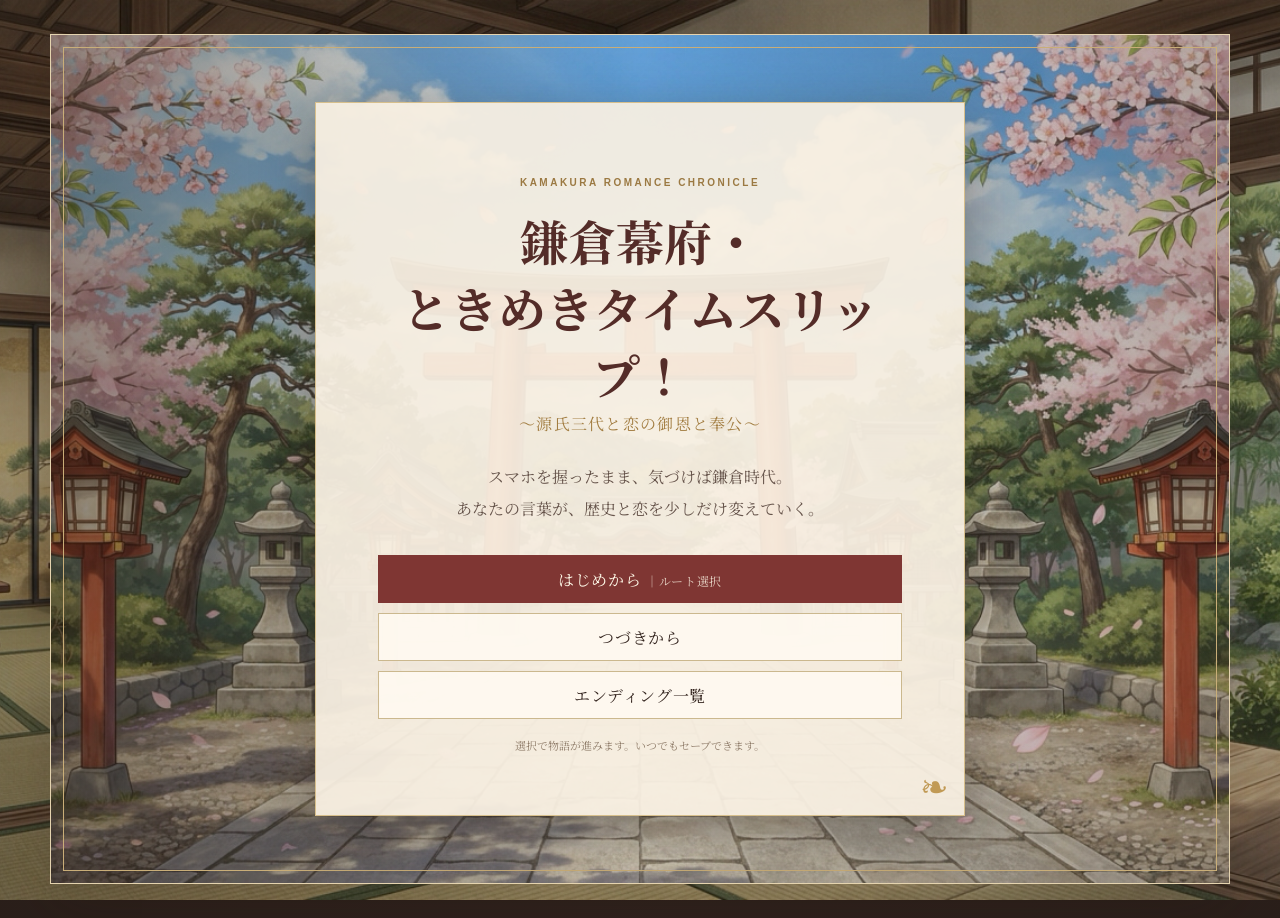
<file: index.html>
<!doctype html>
<html lang="ja"><head><meta charset="utf-8"><meta name="viewport" content="width=device-width,initial-scale=1,viewport-fit=cover"><meta name="theme-color" content="#34251f"><title>鎌倉幕府・ときめきタイムスリップ！</title><link rel="stylesheet" href="style.css"></head>
<body><main id="app" class="app-shell">
<section id="title-screen" class="screen title-screen"><div class="title-card"><p class="eyebrow">KAMAKURA ROMANCE CHRONICLE</p><h1>鎌倉幕府・<br>ときめきタイムスリップ！</h1><p class="subtitle">〜源氏三代と恋の御恩と奉公〜</p><p class="intro">スマホを握ったまま、気づけば鎌倉時代。<br>あなたの言葉が、歴史と恋を少しだけ変えていく。</p><div class="button-stack"><button class="primary" data-action="routes">はじめから <small>｜ルート選択</small></button><button data-action="load">つづきから</button><button data-action="gallery">エンディング一覧</button></div><p class="save-hint">選択で物語が進みます。いつでもセーブできます。</p></div></section>
<section id="route-screen" class="screen hidden"><header class="page-heading"><p class="eyebrow">CHOOSE YOUR DESTINY</p><h2>誰と鎌倉を歩きますか？</h2><button class="text-button" data-action="title">← タイトルへ</button></header><div id="route-cards" class="route-grid"></div></section>
<section id="game-screen" class="screen game-screen hidden"><div class="game-top"><button class="icon-button" data-action="title" aria-label="タイトルへ">⌂</button><div class="affection"><div class="affection-label"><span>ときめき度</span><strong id="affection-value">30%</strong></div><div class="meter"><span id="affection-fill"></span></div></div><div class="top-actions"><button data-action="save">保存</button><button data-action="load">読込</button></div></div><div class="scene-meta"><span id="chapter-label"></span><span id="scene-count"></span></div><div class="stage" id="stage"><img id="character-image" class="character" alt=""><div id="reaction" class="reaction hidden"></div></div><div class="dialogue-area"><div class="choices" id="choices"></div><button id="advance" class="dialogue-box" aria-label="次へ"><span id="speaker" class="speaker"></span><span id="dialogue-text"></span><span class="tap-hint">▼</span></button></div></section>
<section id="ending-screen" class="screen ending-screen hidden"><div class="ending-card"><p class="eyebrow">YOUR KAMAKURA STORY</p><div id="ending-mark" class="ending-mark">✦</div><p id="ending-kind" class="ending-kind"></p><h2 id="ending-title"></h2><p id="ending-summary" class="ending-summary"></p><div class="ending-actions"><button class="primary" data-action="routes">別の人と出会う</button><button data-action="gallery">エンディング一覧</button><button data-action="title">タイトルへ</button></div></div></section>
<section id="gallery-screen" class="screen hidden"><header class="page-heading"><p class="eyebrow">MEMORIES</p><h2>エンディング一覧</h2><p id="gallery-count" class="gallery-count"></p><button class="text-button" data-action="title">← タイトルへ</button></header><div id="gallery-list" class="gallery-grid"></div></section>
</main><dialog id="slot-dialog" class="slot-dialog"><div class="dialog-head"><div><p class="eyebrow">SAVE & LOAD</p><h2 id="slot-title">セーブ</h2></div><button class="icon-button" data-action="close-dialog" aria-label="閉じる">×</button></div><div id="slot-list" class="slot-list"></div></dialog><div id="toast" class="toast" role="status"></div><script src="scenarios.js"></script><script src="game.js"></script></body></html>
</file>
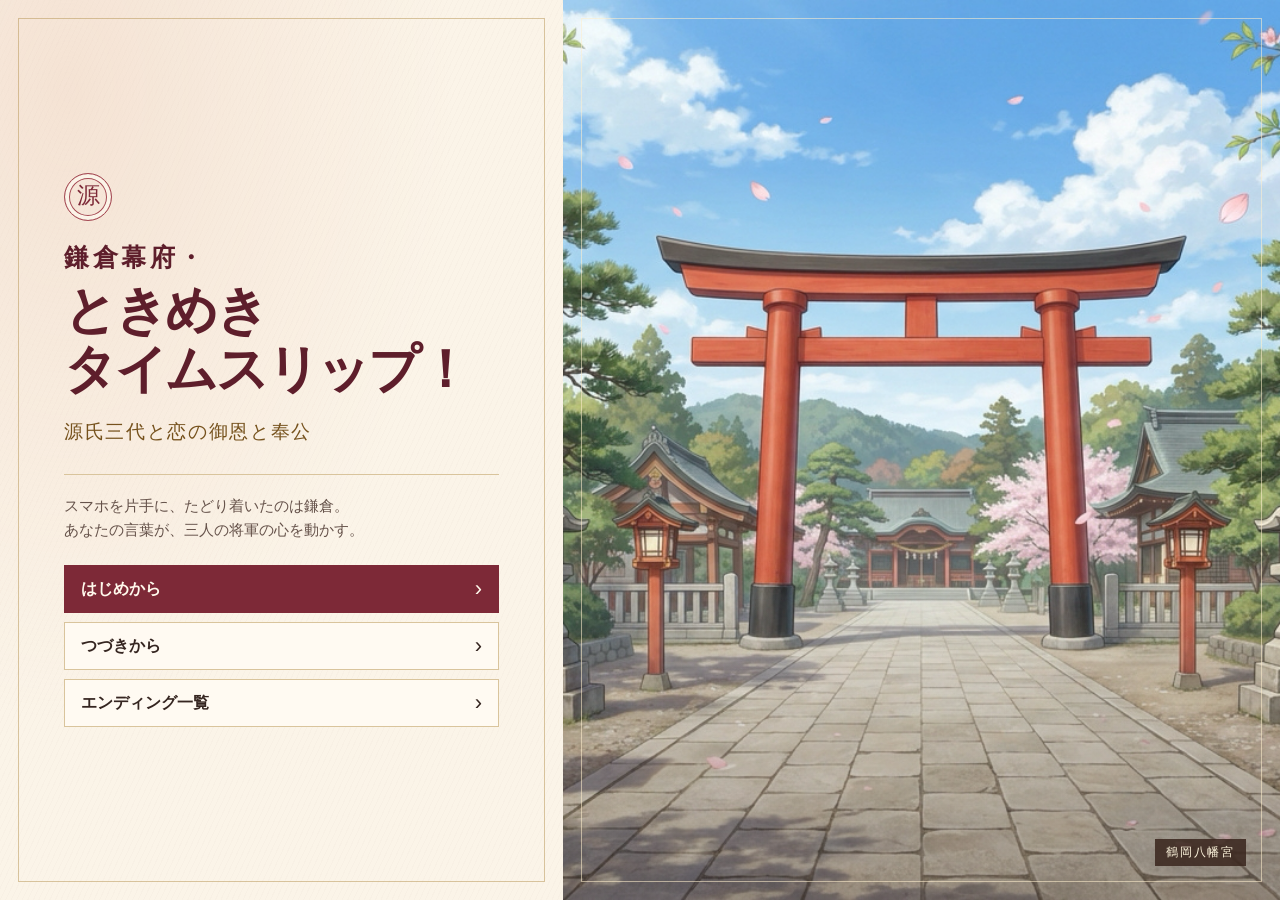
<file: 2026minamoto/index.html>
<!doctype html>
<html lang="ja">
<head>
  <meta charset="utf-8">
  <meta name="viewport" content="width=device-width, initial-scale=1, viewport-fit=cover">
  <meta name="theme-color" content="#7d2937">
  <title>鎌倉幕府・ときめきタイムスリップ！</title>
  <link rel="preload" as="image" href="assets/bg/hachimangu.png">
  <link rel="stylesheet" href="style.css">
  <script defer src="scenarios.js"></script>
  <script defer src="game.js"></script>
</head>
<body>
  <main>
    <section id="title" class="screen title-screen" aria-labelledby="title-heading">
      <div class="title-panel">
        <div class="title-content">
          <div class="title-crest" aria-hidden="true">源</div>
          <h1 id="title-heading" tabindex="-1">
            <span class="title-period">鎌倉幕府・</span>
            <span>ときめき<br>タイムスリップ！</span>
          </h1>
          <p class="subtitle">源氏三代と恋の御恩と奉公</p>
          <p class="premise">スマホを片手に、たどり着いたのは鎌倉。<br>あなたの言葉が、三人の将軍の心を動かす。</p>
          <nav class="title-actions" aria-label="ゲームメニュー">
            <button class="primary" data-screen="routes">はじめから <span aria-hidden="true">›</span></button>
            <button data-slots="load">つづきから <span aria-hidden="true">›</span></button>
            <button data-screen="gallery">エンディング一覧 <span aria-hidden="true">›</span></button>
          </nav>
        </div>
      </div>
      <div class="title-art" aria-hidden="true"><span>鶴岡八幡宮</span></div>
    </section>

    <section id="routes" class="screen paper-screen" aria-labelledby="routes-heading" hidden>
      <header class="screen-heading">
        <button class="back" data-screen="title">〈 タイトルへ</button>
        <h2 id="routes-heading" tabindex="-1">誰と鎌倉を歩きますか？</h2>
      </header>
      <div id="route-cards" class="route-grid"></div>
    </section>

    <section id="play" class="screen game-screen" aria-labelledby="chapter" hidden>
      <header class="game-top">
        <button class="game-action home" data-screen="title">タイトル</button>
        <div class="affection">
          <div><label for="affection">好感度</label><output id="score">30%</output></div>
          <meter id="affection" min="0" max="100" value="30">30%</meter>
        </div>
        <div class="game-actions">
          <button class="game-action" data-slots="save">セーブ</button>
          <button class="game-action" data-slots="load">ロード</button>
        </div>
      </header>
      <div class="stage" id="stage">
        <div class="scene-meta">
          <h2 id="chapter" tabindex="-1"></h2>
          <span id="progress"></span>
        </div>
        <img id="portrait" class="portrait" alt="">
      </div>
      <div class="conversation">
        <button id="advance" class="dialogue" type="button">
          <span id="speaker" class="speaker"></span>
          <span id="dialogue-text"></span>
          <span id="advance-icon" class="advance-icon" aria-hidden="true">▼</span>
        </button>
        <div id="choices" class="choices" aria-label="返答を選ぶ" hidden></div>
      </div>
    </section>

    <section id="ending" class="screen ending-screen" aria-labelledby="ending-heading" hidden>
      <article class="ending-card">
        <p id="ending-kind" class="ending-kind"></p>
        <h2 id="ending-heading" tabindex="-1"></h2>
        <p id="ending-summary"></p>
        <nav class="ending-actions" aria-label="次の画面">
          <button class="primary" data-screen="routes">別の人と出会う</button>
          <button data-screen="gallery">エンディング一覧</button>
          <button data-screen="title">タイトルへ</button>
        </nav>
      </article>
    </section>

    <section id="gallery" class="screen paper-screen" aria-labelledby="gallery-heading" hidden>
      <header class="screen-heading">
        <button class="back" data-screen="title">〈 タイトルへ</button>
        <h2 id="gallery-heading" tabindex="-1">エンディング一覧</h2>
        <p id="gallery-count"></p>
      </header>
      <div id="gallery-list" class="gallery-grid"></div>
    </section>
  </main>

  <dialog id="slots" aria-labelledby="slots-heading">
    <div class="dialog-heading">
      <h2 id="slots-heading"></h2>
      <form method="dialog"><button aria-label="閉じる">×</button></form>
    </div>
    <div id="slot-list" class="slot-list"></div>
    <p id="slot-status" role="status" class="slot-status"></p>
  </dialog>
  <div id="toast" class="toast" role="status"></div>
</body>
</html>
</file>
<file: style.css>
@import url('https://fonts.googleapis.com/css2?family=Noto+Serif+JP:wght@400;500;600;700;800&display=swap');
:root{--ink:#34251f;--muted:#78665b;--paper:#f8f1e4;--paper2:#fffaf1;--gold:#c59a4b;--red:#8d3935;--line:#d8c7a6;--shadow:0 20px 60px #24140d40;font-family:'Noto Serif JP','Yu Mincho',serif;color:var(--ink)}*{box-sizing:border-box}body{margin:0;min-height:100vh;background:#31231e url('assets/bg/gosho.png') center/cover fixed}button{font:inherit;color:inherit;cursor:pointer}button:focus-visible{outline:3px solid #d9ad53;outline-offset:3px}.app-shell{min-height:100vh;position:relative;background:linear-gradient(90deg,#1d171355,#1d171322 50%,#1d171355);padding:clamp(12px,3vw,34px);display:grid;place-items:center}.screen{width:min(1180px,100%);min-height:min(850px,calc(100vh - 48px));border:1px solid #e4d3af;background:linear-gradient(135deg,#fcf8efed,#f2e8d5f2);box-shadow:var(--shadow);position:relative;overflow:hidden}.screen:before{content:'';position:absolute;inset:12px;border:1px solid #c9ae78;pointer-events:none}.hidden{display:none!important}.title-screen,.ending-screen{display:grid;place-items:center;background:linear-gradient(90deg,#22160a80,#22160a11,#22160a55),url('assets/bg/hachimangu.png') center/cover}.title-card,.ending-card{position:relative;width:min(650px,calc(100% - 44px));padding:clamp(28px,6vw,62px);text-align:center;background:#f9f1e3ee;border:1px solid #d7bf8c;box-shadow:0 18px 55px #1b110b66}.title-card:after,.ending-card:after{content:'❧';position:absolute;right:16px;bottom:6px;color:#c19a55;font-size:34px}.eyebrow{font:600 10px/1.5 sans-serif;letter-spacing:.25em;color:#9b7942}.title-card h1{font-size:clamp(29px,5vw,48px);line-height:1.4;margin:17px 0 4px;color:#542c28}.subtitle{color:#a27d41;letter-spacing:.08em;margin:4px 0 26px}.intro{line-height:2;color:#66544b;margin:22px 0 30px}.button-stack,.ending-actions{display:grid;gap:10px}.button-stack button,.ending-actions button{min-height:48px;border:1px solid #cbb88e;background:#fffaf1e8;padding:10px 20px;letter-spacing:.04em;transition:.2s}.button-stack button:hover,.ending-actions button:hover{transform:translateY(-2px);box-shadow:0 5px 18px #7a573022}.button-stack .primary,.primary{background:#7f3633;color:#fff9e8;border-color:#7f3633}.button-stack small{font-size:.75em;opacity:.8}.save-hint{color:#8e7b68;font-size:11px;margin:18px 0 0}.page-heading{text-align:center;padding:42px 25px 20px;position:relative}.page-heading h2{font-size:clamp(24px,4vw,36px);margin:8px 0 10px}.text-button{border:0;background:none;color:#8a643b;text-decoration:underline;text-underline-offset:4px;padding:8px}.page-heading>.text-button{position:absolute;left:28px;top:28px}.route-grid,.gallery-grid{display:grid;grid-template-columns:repeat(3,minmax(0,1fr));gap:18px;padding:10px 34px 40px}.route-card{position:relative;background:#fffaf1;border:1px solid #dac9a9;box-shadow:0 8px 20px #43281812;padding:18px 18px 22px;text-align:center;display:flex;flex-direction:column;align-items:center;min-height:460px}.route-card:before{content:'';position:absolute;inset:7px;border:1px solid #eadfc8;pointer-events:none}.route-portrait{height:175px;width:100%;object-fit:contain;object-position:center bottom;background:radial-gradient(ellipse,#e8d9bc,#f8f1e4 70%);position:relative;mix-blend-mode:multiply}.route-card h3{font-size:23px;margin:8px 0 0}.route-title{font-size:11px;color:#967846;margin:2px 0 10px}.route-card p{font-size:12px;line-height:1.8;color:#67584d;margin:5px 0}.route-fact{border-top:1px solid #eadfc8;padding-top:9px!important;color:#98784a!important}.route-card button{margin-top:auto;width:100%;min-height:44px;background:#7f3633;color:white;border:0}.badge-row{position:absolute;z-index:2;top:17px;left:17px;right:17px;display:flex;justify-content:flex-end;gap:4px}.badge{font:10px sans-serif;padding:4px 6px;background:#e8d7b5;border-radius:20px;color:#76582c}.game-screen{height:min(850px,calc(100vh - 48px));min-height:660px;display:flex;flex-direction:column}.game-top{z-index:2;display:flex;align-items:center;gap:14px;padding:14px 24px;background:#fbf7edee;border-bottom:1px solid #e3d4b8}.icon-button{width:38px;height:38px;border:1px solid #cdbb98;background:#fff9ed;font-size:21px}.affection{flex:1;max-width:360px}.affection-label{display:flex;justify-content:space-between;font-size:11px;margin-bottom:5px}.affection-label strong{color:#9c4c47;font-size:13px}.meter{height:7px;background:#e7dcc7;border-radius:20px;overflow:hidden}.meter span{display:block;width:30%;height:100%;background:linear-gradient(90deg,#b9665c,#8c3433);border-radius:20px;transition:width .5s}.top-actions{display:flex;gap:7px;margin-left:auto}.top-actions button{height:36px;padding:0 14px;border:1px solid #cdbb98;background:#fff9ed;font-size:12px}.scene-meta{z-index:1;display:flex;justify-content:space-between;padding:10px 25px 4px;font-size:11px;color:#8d754e}.stage{flex:1;position:relative;min-height:210px;background:center/cover;overflow:hidden;display:flex;justify-content:center;align-items:flex-end;transition:background-image .4s}.stage:after{content:'';position:absolute;inset:0;background:linear-gradient(0deg,#1f151533,transparent 48%);pointer-events:none}.character{height:100%;max-height:520px;max-width:70%;object-fit:contain;object-position:center bottom;filter:drop-shadow(0 8px 12px #26180f35);mix-blend-mode:multiply;position:relative;z-index:1;animation:enter .5s ease both}.character.changed{animation:bounce .5s ease both}@keyframes enter{from{opacity:0;transform:translateY(18px)}to{opacity:1;transform:translateY(0)}}@keyframes bounce{0%{opacity:.3;transform:translateY(20px) scale(.97)}55%{opacity:1;transform:translateY(-7px) scale(1.01)}100%{transform:translateY(0) scale(1)}}.reaction{position:absolute;z-index:3;top:18%;left:calc(50% + 130px);max-width:260px;padding:10px 14px;background:#fff9eced;border:1px solid #d2b77f;box-shadow:0 6px 18px #23140e2a;font-size:13px;line-height:1.7;animation:enter .25s ease}.dialogue-area{z-index:2;padding:0 20px 20px;background:linear-gradient(0deg,#f7f0e3,#f7f0e3ed)}.choices{display:grid;grid-template-columns:1fr 1fr;gap:8px;margin:12px auto 10px;max-width:900px}.choice{min-height:48px;text-align:left;padding:9px 13px;background:#fffaf1;border:1px solid #d8c7a6;font-size:12px;line-height:1.6;transition:.18s}.choice:hover{border-color:#a98242;background:#fff4db;transform:translateY(-1px)}.choice:disabled{opacity:.55;cursor:default}.dialogue-box{width:100%;min-height:88px;text-align:left;border:1px solid #bc9d63;background:#fffaf1;padding:12px 46px 12px 18px;position:relative;box-shadow:0 4px 12px #5d3c1710;line-height:1.8;font-size:14px}.speaker{display:block;font-weight:700;color:#873d37;margin-bottom:2px}.tap-hint{position:absolute;right:17px;bottom:12px;color:#a27b3e;font-size:12px;animation:blink 1.2s infinite}@keyframes blink{50%{opacity:.25}}.ending-card{padding:40px 48px}.ending-mark{font-size:50px;color:#b6914c}.ending-kind{display:inline-block;margin:0;padding:5px 14px;border-radius:30px;background:#e9d9b8;color:#745324;font-size:12px}.ending-card h2{font-size:clamp(25px,4vw,38px);margin:15px 0;color:#663631}.ending-summary{line-height:2.1;color:#594b41;margin:18px auto 26px;max-width:540px}.ending-actions{grid-template-columns:1fr 1fr}.ending-actions button:last-child{grid-column:1/-1}.gallery-count{color:#947344}.gallery-card{background:#fffaf1;border:1px solid #deceb0;padding:18px;min-height:210px}.gallery-card .ending-kind{font-size:10px}.gallery-card h3{margin:12px 0 7px;font-size:17px}.gallery-card p{font-size:12px;line-height:1.8;color:#67584d}.gallery-card.locked{background:#eee8dc;color:#887f70}.gallery-card.locked h3{letter-spacing:.25em}.slot-dialog{width:min(560px,calc(100% - 24px));border:1px solid #cdbb98;background:#f8f1e4;color:var(--ink);padding:22px;box-shadow:var(--shadow)}.slot-dialog::backdrop{background:#20150db3;backdrop-filter:blur(3px)}.dialog-head{display:flex;justify-content:space-between;align-items:center;border-bottom:1px solid #dfd0b2;padding-bottom:12px}.dialog-head h2{margin:0}.dialog-head .eyebrow{margin:0}.slot-list{display:grid;gap:10px;margin-top:16px}.slot-row{display:grid;grid-template-columns:1fr auto auto;gap:8px;align-items:center;background:#fffaf1;border:1px solid #e2d4bb;padding:10px}.slot-info{font-size:12px;line-height:1.7}.slot-info strong{display:block;font-size:14px}.slot-row button{min-height:38px;padding:0 12px;border:1px solid #cdbb98;background:#f7efdf}.slot-row button:first-of-type{background:#7f3633;color:white;border-color:#7f3633}.toast{position:fixed;z-index:10;bottom:22px;left:50%;transform:translate(-50%,20px);background:#38271f;color:#fff5df;padding:11px 20px;font-size:13px;opacity:0;pointer-events:none;transition:.25s;box-shadow:0 8px 24px #1b100d55}.toast.show{opacity:1;transform:translate(-50%,0)}
@media(max-width:760px){.app-shell{padding:8px;min-height:100svh}.screen{min-height:calc(100svh - 16px)}.screen:before{inset:7px}.route-grid,.gallery-grid{grid-template-columns:1fr;padding:10px 20px 28px}.route-card{min-height:initial;display:grid;grid-template-columns:105px 1fr;grid-template-rows:auto auto auto auto;gap:0 12px;text-align:left;padding:12px}.route-card:before{inset:5px}.route-portrait{grid-row:1/5;height:150px}.route-card h3{font-size:19px;align-self:end}.route-title{margin:0}.route-card p{margin:4px 0;font-size:11px}.route-fact{grid-column:2}.route-card button{grid-column:2;margin-top:8px}.badge-row{left:auto;right:15px;top:13px}.page-heading{padding:42px 18px 14px}.page-heading>.text-button{left:14px;top:12px}.game-screen{min-height:calc(100svh - 16px);height:calc(100svh - 16px)}.game-top{gap:8px;padding:9px 13px}.top-actions button{padding:0 10px}.affection{max-width:none}.scene-meta{padding:7px 15px 2px}.stage{flex:1;min-height:150px;background-position:center}.character{max-height:100%;max-width:86%}.reaction{left:auto;right:9px;top:8%;max-width:43%;font-size:11px;padding:8px}.dialogue-area{padding:0 10px 10px}.choices{grid-template-columns:1fr;gap:6px;margin:8px 0}.choice{min-height:44px;padding:7px 10px;font-size:11px}.dialogue-box{min-height:68px;font-size:12px;padding:8px 36px 8px 12px}.speaker{font-size:12px}.ending-card{padding:34px 25px}.ending-actions{grid-template-columns:1fr}.ending-actions button:last-child{grid-column:auto}.title-card{padding:32px 24px}.gallery-grid{gap:10px}.gallery-card{min-height:160px}.slot-row{grid-template-columns:1fr auto}.slot-row button:last-child{grid-column:2}.slot-info{grid-column:1/-1}}
@media(max-height:760px) and (min-width:761px){.game-screen{min-height:600px}.character{max-height:390px}.stage{min-height:190px}.dialogue-box{min-height:70px}.choices{margin:8px auto}.choice{min-height:42px}}
</file>
<file: 2026minamoto/style.css>
:root {
  color-scheme: light;
  --ink: #352520;
  --muted: #65524a;
  --wine: #7d2937;
  --wine-dark: #5e1e2b;
  --gold: #b69353;
  --line: #d9c49c;
  --paper: #fbf4e8;
  --serif: "Hiragino Mincho ProN", "Yu Mincho", "Noto Serif CJK JP", serif;
  --sans: "Hiragino Sans", "Yu Gothic", "Meiryo", sans-serif;
  font: 16px/1.6 var(--serif);
  color: var(--ink);
  background: #332427;
}

* { box-sizing: border-box; }
body { margin: 0; }
[hidden] { display: none !important; }
h1, h2, h3, p { margin: 0; }
button { font: inherit; color: inherit; cursor: pointer; }
button:disabled { cursor: default; }
button:focus-visible { outline: 2px solid var(--wine); outline-offset: 3px; }
[tabindex="-1"]:focus { outline: none; }
.screen { min-height: 100dvh; }

.title-screen {
  display: grid;
  grid-template-columns: minmax(440px, 44%) 1fr;
  background: var(--paper);
}
.title-panel {
  display: grid;
  place-items: center;
  position: relative;
  padding: clamp(30px, 6vw, 100px) clamp(28px, 5vw, 85px);
  background: radial-gradient(ellipse at 12% 10%, #edcfbd77, transparent 55%),
    repeating-linear-gradient(115deg, #87694706 0 1px, transparent 1px 5px), var(--paper);
}
.title-panel::before, .title-art::before {
  content: "";
  position: absolute;
  inset: 18px;
  border: 1px solid #b6935380;
  pointer-events: none;
}
.title-content { width: min(100%, 460px); }
.title-crest {
  display: grid;
  place-items: center;
  width: 48px;
  aspect-ratio: 1;
  margin-bottom: 22px;
  border: 1px solid #a54a54;
  border-radius: 50%;
  box-shadow: inset 0 0 0 4px var(--paper), inset 0 0 0 5px #a54a54;
  color: var(--wine);
  font-size: 23px;
}
.title-content h1 {
  color: var(--wine-dark);
  font-size: clamp(36px, 4.05vw, 66px);
  line-height: 1.13;
  letter-spacing: -.045em;
}
.title-content h1 span { display: block; }
.title-content .title-period { font-size: .49em; letter-spacing: .14em; margin-bottom: .42em; }
.subtitle { margin-top: 18px; color: #76521d; font-size: clamp(14px, 1.45vw, 21px); letter-spacing: .09em; }
.premise { margin: 27px 0 23px; padding-top: 20px; border-top: 1px solid var(--line); color: var(--muted); font-size: clamp(13px, 1.15vw, 17px); }
.title-actions, .ending-actions { display: grid; gap: 9px; }
.title-actions button, .ending-actions button, .route-card button {
  min-height: 48px;
  padding: 9px 16px;
  border: 1px solid var(--line);
  background: #fffaf2;
  font-weight: 700;
}
.title-actions button { display: flex; align-items: center; justify-content: space-between; text-align: left; }
.title-actions span { font: 22px/1 var(--sans); }
button.primary, .route-card button { color: #fff9ec; border-color: transparent; background: var(--wine); }
@media (hover: hover) {
  .title-actions button:hover, .ending-actions button:hover, .choice:hover { border-color: var(--gold); background: #f4e5cd; }
  button.primary:hover, .route-card button:hover { color: #fff9ec; background: var(--wine-dark); }
}
.title-art {
  position: relative;
  background: linear-gradient(0deg, #31211a58, transparent 38%), url('assets/bg/hachimangu.png') center / cover;
}
.title-art::before { border-color: #fff0ce90; }
.title-art span {
  position: absolute;
  right: 34px;
  bottom: 34px;
  padding: 4px 11px;
  color: #fff6de;
  background: #39251dd9;
  font-size: 12px;
  letter-spacing: .15em;
}

.paper-screen {
  padding: 0 max(20px, calc((100vw - 1110px) / 2)) 44px;
  background: radial-gradient(ellipse at top, #f1d9cc, transparent 420px), var(--paper);
}
.screen-heading { text-align: center; position: relative; padding: 58px 0 25px; }
.screen-heading h2, .ending-card h2 { color: var(--wine-dark); font-size: clamp(25px, 4vw, 42px); line-height: 1.3; }
.screen-heading p { margin-top: 8px; color: var(--muted); }
.back { position: absolute; left: 0; top: 10px; min-height: 44px; padding: 0 4px; border: 0; background: none; color: var(--wine-dark); font: 700 13px var(--sans); }

.route-grid, .gallery-grid { display: grid; grid-template-columns: repeat(3, minmax(0, 1fr)); gap: 16px; }
.route-card, .gallery-card { border: 1px solid var(--line); background: #fffbf3; box-shadow: 0 3px 12px #4e2b2410; }
.route-card { display: flex; flex-direction: column; min-width: 0; }
.route-art {
  display: flex;
  justify-content: center;
  align-items: end;
  height: clamp(170px, 27vw, 310px);
  padding: 9px 6px 0;
  overflow: hidden;
  background: radial-gradient(ellipse, #fff6d7 5%, transparent 68%), linear-gradient(130deg, #f8ead5, var(--character-color));
  border-bottom: 1px solid var(--line);
}
.route-art img { height: 100%; max-width: 100%; object-fit: contain; object-position: bottom; }
.route-copy { display: flex; flex: 1; flex-direction: column; gap: 9px; padding: 16px; }
.route-copy h3 { font-size: 24px; line-height: 1.2; }
.route-copy p, .gallery-card p { font-size: 14px; color: var(--muted); }
.route-copy .rank, .condition { font: 700 12px/1.5 var(--sans); color: var(--wine); }
.route-copy .fact { padding-top: 9px; border-top: 1px solid #eadcc1; }
.route-card button { margin-top: auto; }
.badges { display: flex; flex-wrap: wrap; gap: 4px; }
.badge { background: #f0e1c4; color: #573918; padding: 2px 6px; font: 700 11px/1.6 var(--sans); }

.game-screen { display: flex; flex-direction: column; height: 100dvh; background: var(--paper); }
body.playing { overflow: hidden; }
.game-top {
  display: flex;
  align-items: center;
  gap: clamp(8px, 2vw, 24px);
  padding: max(6px, env(safe-area-inset-top)) clamp(8px, 3vw, 44px) 6px;
  background: #fff7eb;
  border-bottom: 1px solid var(--line);
}
.game-actions { display: flex; gap: 5px; margin-left: auto; }
.game-action { min-height: 44px; padding: 0 11px; border: 1px solid var(--line); background: #fffaf2; color: var(--wine-dark); font: 700 12px var(--sans); }
.affection { flex: 1; min-width: 48px; max-width: 290px; font: 700 12px/1.4 var(--sans); }
.affection div { display: flex; justify-content: space-between; gap: 2px; }
#score { color: var(--wine); }
meter { display: block; width: 100%; height: 12px; accent-color: var(--wine); }
meter::-webkit-meter-bar { background: #ead9c5; border: 0; }
meter::-webkit-meter-optimum-value { background: linear-gradient(90deg, #bf6a71, var(--wine)); border-radius: 4px; }
meter::-moz-meter-bar { background: var(--wine); }
.stage {
  flex: 1;
  min-height: 0;
  isolation: isolate;
  overflow: hidden;
  position: relative;
  background: linear-gradient(0deg, #38251d46, transparent 50%), var(--scene-art) center / cover no-repeat, #78554b;
}
.scene-meta {
  position: absolute;
  z-index: 1;
  top: 0;
  left: 0;
  right: 0;
  display: flex;
  align-items: center;
  justify-content: space-between;
  gap: 8px;
  padding: 7px clamp(10px, 3vw, 42px);
  color: #fffaf0;
  background: #35251fdb;
  font: 700 12px/1.4 var(--sans);
}
.scene-meta h2 { font: inherit; }
.portrait {
  position: absolute;
  inset: 24px 0 0;
  margin: 0 auto;
  width: min(90%, 630px);
  height: calc(100% - 24px);
  object-fit: contain;
  object-position: bottom;
  filter: drop-shadow(0 7px 18px #28190d55);
}
.portrait.changing { animation: portrait-change 310ms ease-out; }
@keyframes portrait-change {
  from { opacity: .4; transform: translateY(7px) scale(.985); }
  68% { opacity: 1; transform: translateY(-2px) scale(1.012); }
  to { opacity: 1; transform: none; }
}
.conversation {
  padding: 10px clamp(12px, 4vw, 60px) max(10px, env(safe-area-inset-bottom));
  display: grid;
  grid-template-areas: "choices" "dialogue";
  gap: 8px;
  background: linear-gradient(100deg, #f2e1cc, #fdf5e7 38%, #faeedc);
  border-top: 1px solid var(--line);
}
.dialogue {
  grid-area: dialogue;
  position: relative;
  width: min(100%, 940px);
  min-height: 101px;
  margin-inline: auto;
  padding: 9px 37px 10px 16px;
  text-align: left;
  border: 1px solid var(--gold);
  background: #fffbf3ed;
  font-size: 16px;
}
.dialogue[aria-disabled="true"] { cursor: default; }
.speaker { display: block; color: var(--wine); font-weight: 700; margin-bottom: 2px; }
.advance-icon { position: absolute; right: 13px; bottom: 10px; color: var(--wine); font-size: 11px; }
.choices { grid-area: choices; display: grid; grid-template-columns: repeat(2, minmax(0, 1fr)); gap: 6px; width: min(100%, 940px); margin-inline: auto; }
.choice {
  min-height: 44px;
  padding: 6px 10px;
  display: grid;
  grid-template-columns: auto 1fr;
  align-items: center;
  gap: 9px;
  text-align: left;
  border: 1px solid var(--line);
  background: #fff9ed;
  font: 500 14px/1.35 var(--sans);
}
.choice-letter { color: var(--wine); font-weight: 700; }

.ending-screen { display: grid; place-items: center; padding: 24px; background: linear-gradient(#39252550, #39252575), var(--ending-art) center / cover; }
.ending-card { width: min(630px, 100%); border: 1px solid var(--gold); background: #fff7ebf4; padding: clamp(22px, 5vw, 55px); text-align: center; box-shadow: 0 10px 38px #39251f65; }
.ending-card h2 { margin: 12px 0 16px; }
.ending-card #ending-summary { margin-bottom: 24px; text-align: left; line-height: 1.9; }
.ending-kind { color: var(--wine); font: 700 13px/1.5 var(--sans); }
.gallery-card { display: grid; align-content: start; gap: 7px; padding: 17px; }
.gallery-card.locked { background: #f3e9db; }
.gallery-card h3 { font-size: 18px; line-height: 1.4; }

dialog {
  color: var(--ink);
  background: var(--paper);
  width: min(530px, calc(100% - 22px));
  max-height: calc(100dvh - 24px);
  padding: 15px;
  border: 1px solid var(--gold);
  box-shadow: 0 14px 52px #1f141977;
}
dialog::backdrop { background: #27161bc2; }
.dialog-heading, .slot-row { display: flex; align-items: center; justify-content: space-between; gap: 10px; }
.dialog-heading h2 { font-size: 22px; }
.dialog-heading button, .slot-row button { min-height: 44px; min-width: 44px; padding: 0 8px; border: 1px solid var(--line); background: #fffbf3; color: var(--wine-dark); }
.slot-row button:disabled { opacity: .5; }
.slot-list { display: grid; gap: 8px; padding-top: 12px; }
.slot-row { border: 1px solid var(--line); background: #fffbf3; padding: 8px; }
.slot-info { color: var(--muted); font: 13px/1.6 var(--sans); }
.slot-info strong { display: block; color: var(--ink); }
.slot-status { min-height: 1.5em; margin-top: 8px; color: var(--wine-dark); font: 13px/1.5 var(--sans); }
.toast { position: fixed; z-index: 5; bottom: 12px; left: 50%; translate: -50%; width: max-content; max-width: 90vw; padding: 7px 12px; background: #352025; color: #fffaf0; font: 13px/1.6 var(--sans); pointer-events: none; }
.toast:empty { display: none; }

@media (max-width: 720px) {
  .title-screen { grid-template-columns: 1fr; grid-template-rows: clamp(165px, 29dvh, 290px) auto; }
  .title-art { grid-row: 1; }
  .title-art::before { inset: 9px; }
  .title-art span { right: 16px; bottom: 16px; }
  .title-panel { padding: 22px 26px 29px; }
  .title-panel::before { display: none; }
  .title-crest { display: none; }
  .title-content h1 { font-size: clamp(33px, 8.4vw, 45px); }
  .title-content .title-period { font-size: .61em; }
  .subtitle { margin-top: 10px; }
  .premise { margin: 13px 0 15px; padding-top: 10px; }
  .title-actions button { min-height: 44px; }
  .route-grid, .gallery-grid { grid-template-columns: 1fr; gap: 11px; }
  .route-card { display: grid; grid-template-columns: minmax(88px, 31%) minmax(0, 1fr); }
  .route-art { height: auto; min-height: 155px; border-bottom: 0; border-right: 1px solid var(--line); }
  .route-art img { width: 100%; height: auto; max-height: 100%; }
  .route-copy { padding: 11px; gap: 6px; }
  .route-copy h3 { font-size: 20px; }
  .route-copy p { font-size: 12px; }
  .route-card button { font-size: 13px; margin-top: 3px; }
  .game-action { padding-inline: 6px; }
  .conversation { grid-template-areas: "dialogue" "choices"; gap: 5px; padding: 6px 8px max(6px, env(safe-area-inset-bottom)); }
  .dialogue { min-height: 84px; padding: 5px 26px 6px 9px; font-size: 13px; line-height: 1.45; }
  .choices { grid-template-columns: 1fr; gap: 4px; }
  .choice { font-size: 13px; }
}

@media (max-height: 430px) and (orientation: landscape) {
  .game-top { padding-block: 2px; }
  .conversation { grid-template-areas: "dialogue choices"; grid-template-columns: minmax(0, 2fr) minmax(0, 3fr); align-items: end; }
  .conversation:has(.choices[hidden]) { grid-template-areas: "dialogue dialogue"; }
  .choices { grid-template-columns: repeat(2, minmax(0, 1fr)); }
  .choice { font-size: 12px; }
}

@media (prefers-reduced-motion: reduce) {
  *, *::before, *::after { animation-duration: .01ms !important; }
}
</file>
